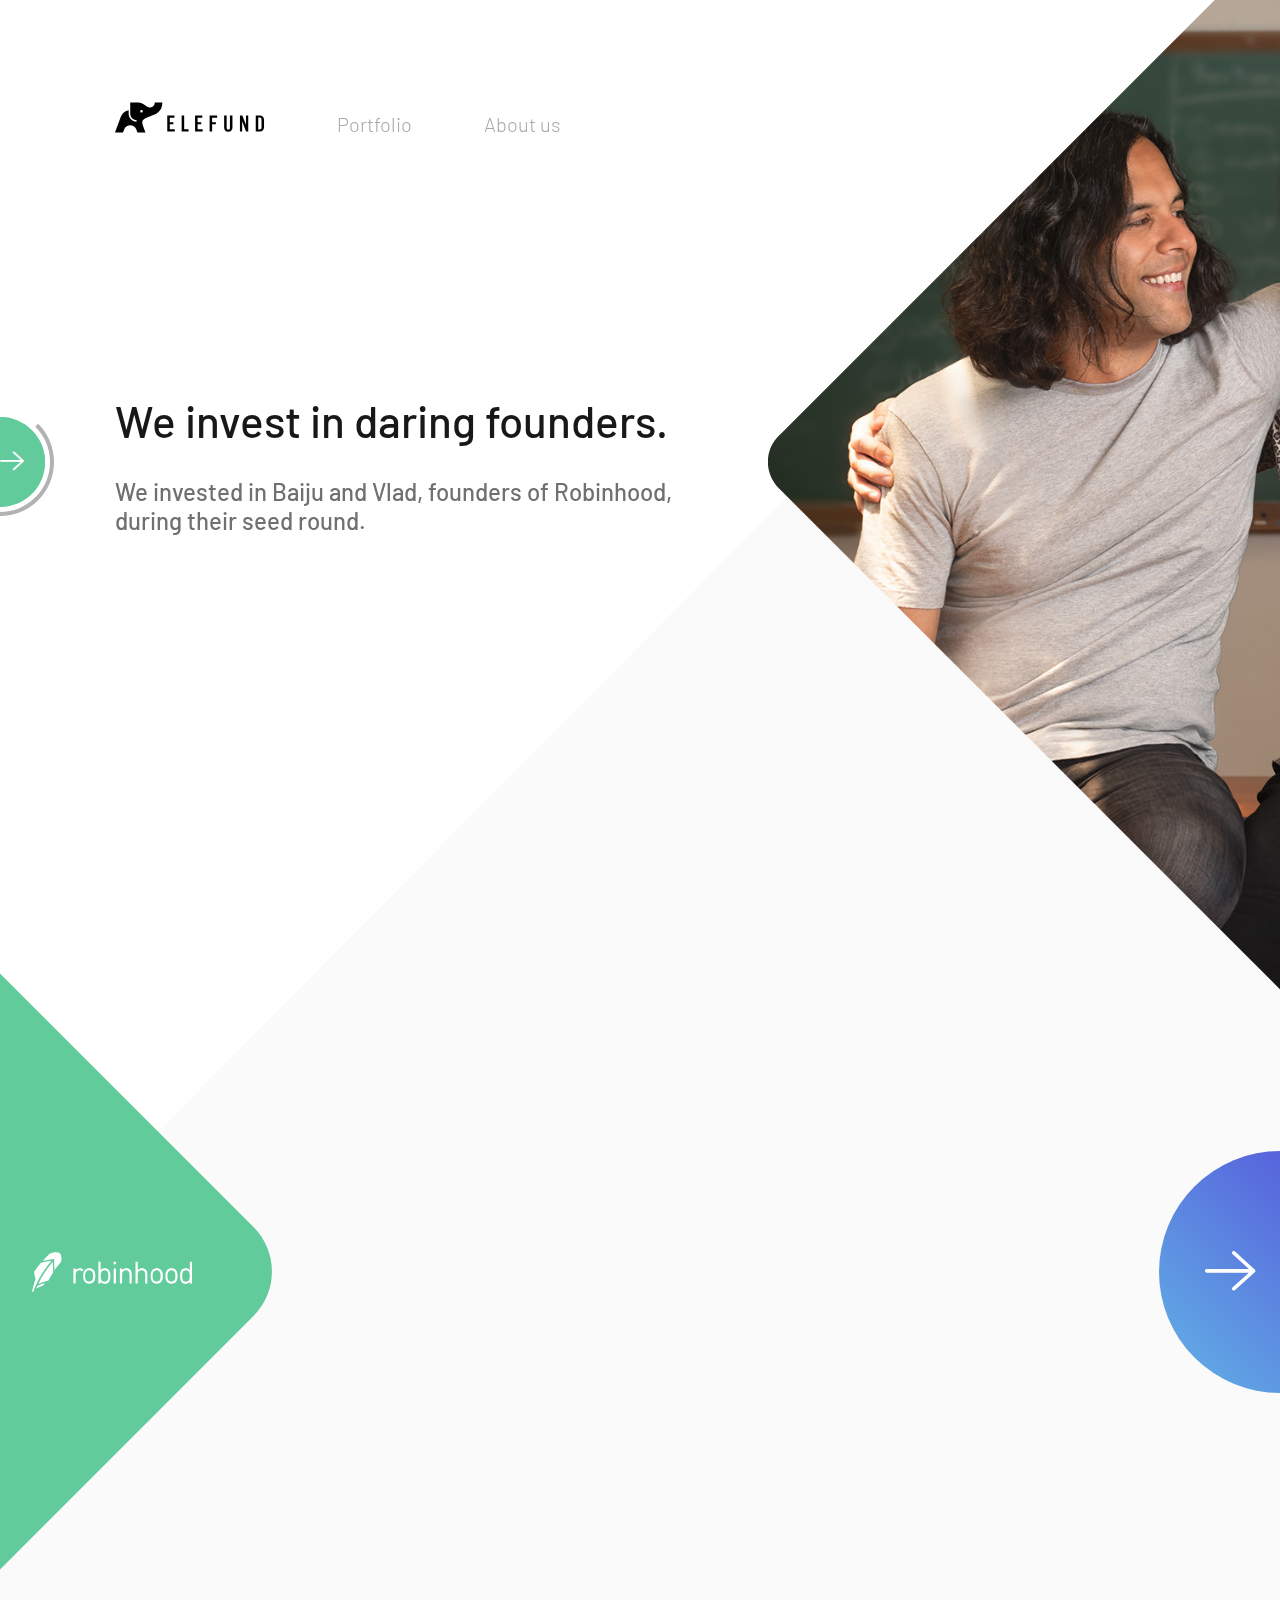
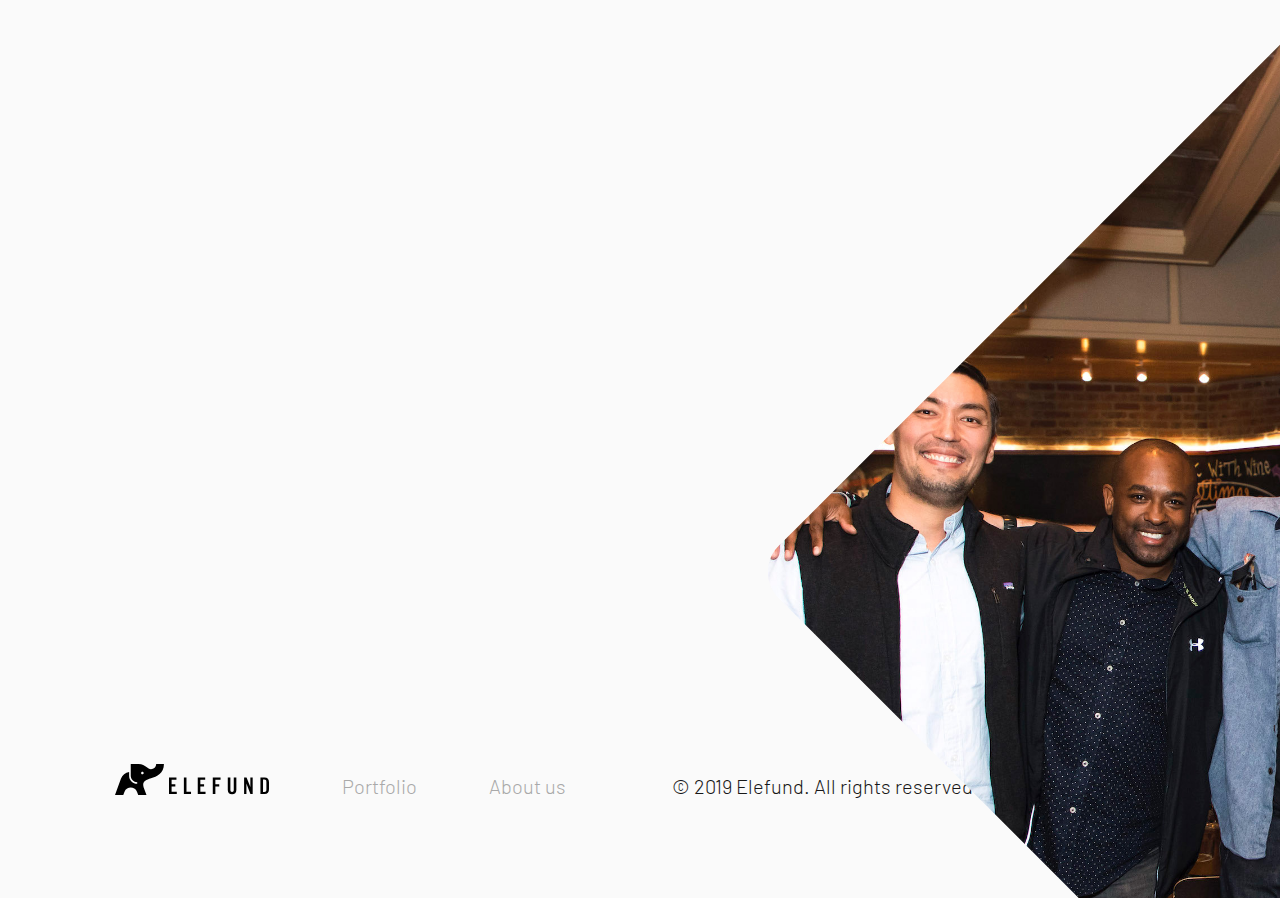
<file: index.html>
<!DOCTYPE html>
<html>
  <head>
    <title>Elefund - Home</title>
    <link href="https://fonts.googleapis.com/css?family=Barlow:300,400,500&amp;display=swap" rel="stylesheet">
    <link href="/stylesheets/styles.css" rel="stylesheet">
    <link href="/images/favicon.png" rel="shortcut icon">
    <meta charset="UTF-8">
    <meta name="viewport" content="width=device-width, initial-scale=1">
    <meta property="og:image" content="/images/share.png">
    <meta property="twitter:image" content="/images/share.png">
    <script async src="https://www.googletagmanager.com/gtag/js?id=UA-148895888-1"></script>
    <script>
      window.dataLayer = window.dataLayer || [];
      function gtag(){dataLayer.push(arguments);}
      gtag('js', new Date());
      gtag('config', 'UA-148895888-1');
    </script>
  </head>
  <body>
    <div class="overflow">
            <header class="site-header">
              <nav class="site-nav">
                <ul class="site-nav-list">
                  <li class="site-nav-item d-sm-none">
                    <button class="site-nav-link toggle-mobile-menu" type="button">
                      <div class="line"></div>
                      <div class="line"></div>
                    </button>
                  </li>
                  <li class="site-nav-item logo"><a class="site-nav-link" href="/"><img src="/images/logo-full.svg" width="150" height="32" alt="Elefund"></a></li>
                  <li class="site-nav-item d-none d-sm-block"><a class="site-nav-link" href="/portfolio">Portfolio</a></li>
                  <li class="site-nav-item d-none d-sm-block"><a class="site-nav-link" href="/about">About us</a></li>
                </ul>
              </nav>
              <div class="site-menu-mobile-backdrop d-sm-none"></div>
              <nav class="site-menu-mobile d-sm-none">
                <ul class="site-menu-mobile-list">
                  <li class="site-menu-mobile-logo"><a class="site-menu-mobile-link" href="/"><img src="/images/logo-shape.svg" width="40" height="24" alt="Elefund"></a></li>
                  <li class="site-menu-mobile-item"><a class="site-menu-mobile-link" href="/portfolio">Portfolio</a></li>
                  <li class="site-menu-mobile-item"><a class="site-menu-mobile-link" href="/about">About us</a></li>
                </ul>
                <div class="site-menu-mobile-copyright">&copy; 2019 Elefund. All rights reserved.</div>
              </nav>
            </header>
      <section class="hero-section-slider">
        <div class="hero-section-arrow-block">
          <button class="hero-section-arrow loader js-slider-next" id="slider-circle-animation" type="button" data-target="home-slider"><i class="icomoon icon-arrow-right"></i></button>
          <div class="hero-section-arrow-mover animate" id="slider-circle-mover"></div>
        </div>
        <div class="js-slider" id="home-slider">
          <div class="content-section js-slider-item">
            <div class="container">
              <div class="content-shrink-wide no-mobile-padding animated-section">
                <h1 class="animate-element">We invest in daring founders.</h1>
                <p class="lead animate-element-delay">We invested in Baiju and Vlad, founders of Robinhood, during their seed&nbsp;round.</p>
              </div>
            </div>
            <div class="content-image content-image-filler">
              <div class="img-clip">
                <div class="filler"></div><img src="/images/photos/home-hero-robinhood.jpg" width="1920" height="1272" alt="Robinhood's founders Baiju and Vlad">
              </div>
            </div>
          </div>
          <div class="content-section js-slider-item">
            <div class="container">
              <div class="content-shrink-wide no-mobile-padding">
                <h2 class="h1">We invest in daring founders.</h2>
                <p class="lead">We were the very first investor in Carta, founded by Henry&nbsp;Ward.</p>
              </div>
            </div>
            <div class="content-image content-image-filler">
              <div class="img-clip">
                <div class="filler"></div><img src="/images/photos/home-hero-carta.jpg" width="1920" height="1280" alt="Carta's founder Henry Ward">
              </div>
            </div>
          </div>
          <div class="content-section js-slider-item">
            <div class="container">
              <div class="content-shrink-wide no-mobile-padding">
                <h2 class="h1">We invest in daring founders.</h2>
                <p class="lead">We invested in Alex and Michael, founders of Calm, during their seed&nbsp;round.</p>
              </div>
            </div>
            <div class="content-image content-image-filler">
              <div class="img-clip">
                <div class="filler"></div><img src="/images/photos/home-hero-calm.jpg" width="1920" height="1536" alt="Calm's founders Alex &amp; Michael">
              </div>
            </div>
          </div>
        </div>
      </section>
      <section class="content-section home-portfolio-section page-home-portfolio">
        <div class="js-slider" id="portfolio-slider">
          <div class="js-slider-item">
            <div class="container">
              <div class="content-shrink-wide content-centered animated-section">
                <h2 class="animate-element">We’ve invested in transformational companies like Robinhood, Carta, and Calm.</h2>
                <p class="lead animate-element-delay"><a href="/portfolio">View our portfolio<i class="icomoon icomoon-pad-left icon-arrow-right"></i></a></p>
              </div>
            </div>
            <div class="logo-clip brand-robinhood"><img class="img" src="/images/brands/robinhood.svg" width="160" height="63" alt="Robinhood"></div>
          </div>
          <div class="js-slider-item">
            <div class="container">
              <div class="content-shrink-wide content-centered">
                <h2>We’ve invested in transformational companies like Robinhood, Carta, and Calm.</h2>
                <p class="lead"><a href="/portfolio">View our portfolio<i class="icomoon icomoon-pad-left icon-arrow-right"></i></a></p>
              </div>
            </div>
            <div class="logo-clip brand-carta"><img class="img" src="/images/brands/carta.svg" width="160" height="63" alt="Carta"></div>
          </div>
          <div class="js-slider-item">
            <div class="container">
              <div class="content-shrink-wide content-centered">
                <h2>We’ve invested in transformational companies like Robinhood, Carta, and Calm.</h2>
                <p class="lead"><a href="/portfolio">View our portfolio<i class="icomoon icomoon-pad-left icon-arrow-right"></i></a></p>
              </div>
            </div>
            <div class="logo-clip brand-calm"><img class="img" src="/images/brands/calm.png" width="160" height="63" alt="Calm"></div>
          </div>
        </div>
        <button class="btn-round-blue js-slider-next" type="button" data-target="portfolio-slider"><i class="icomoon icon-arrow-right"></i></button>
      </section>
    </div>
    <div class="overflow">
      <section class="content-section page-home-last">
        <div class="container">
          <div class="content-shrink animated-section">
            <h2 class="animate-element">We’re a team of world class operators and investors.</h2>
            <p class="animate-element-delay"><a class="btn" href="/about">Learn about us<i class="icomoon icomoon-pad-left icon-arrow-right"></i><img class="btn-bg" src="[data-uri]" width="328" height="68" alt=""></a></p>
          </div>
        </div>
        <div class="content-image top">
          <div class="img-clip"><img src="/images/photos/home-about.jpg" width="1200" height="1200" alt=""></div>
        </div>
      </section>
            <footer class="site-footer">
              <nav class="site-nav">
                <ul class="site-nav-list">
                  <li class="site-nav-item"><a class="site-nav-link" href="/"><img class="logo" src="/images/logo-full.svg" width="155" height="32" alt="Elefund"></a></li>
                  <li class="site-nav-item"><a class="site-nav-link" href="/portfolio">Portfolio</a></li>
                  <li class="site-nav-item"><a class="site-nav-link" href="/about">About us</a></li>
                </ul>
                <div class="copyright">&copy; 2019 Elefund. All rights reserved.</div>
              </nav>
            </footer>
            <div class="body-bg">
              <svg class="body-bg-cut" viewBox="0 0 1440 1452.05" xmlns="http://www.w3.org/2000/svg">
                <path d="m0 1452.05 1440-1452.05v1452.05z" fill="#fafafa" fill-rule="evenodd"></path>
              </svg>
              <div class="body-bg-filler"></div>
            </div>
            <div class="modal" id="modal"></div>
            <script src="/javascripts/libs.js"></script>
            <script src="/javascripts/templates.js"></script>
            <script src="/javascripts/app.js"></script>
    </div>
  </body>
</html>
</file>
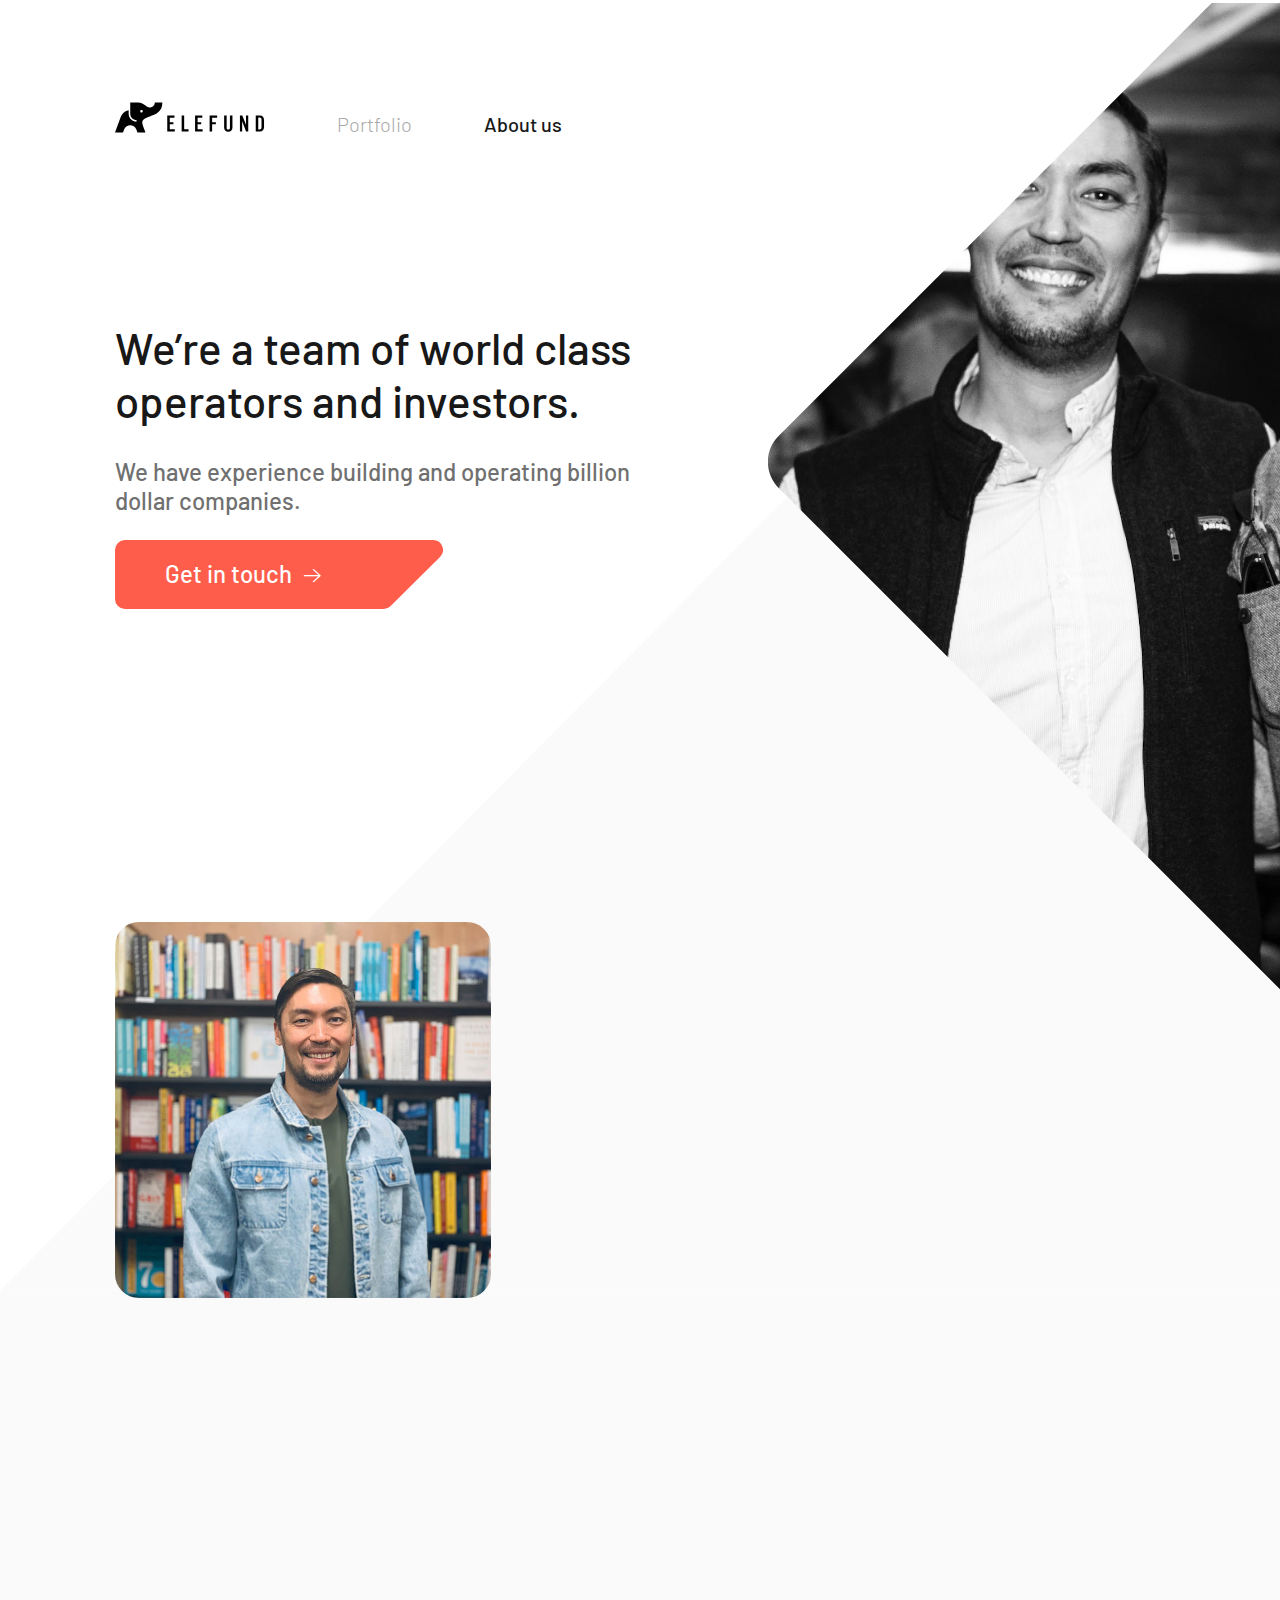
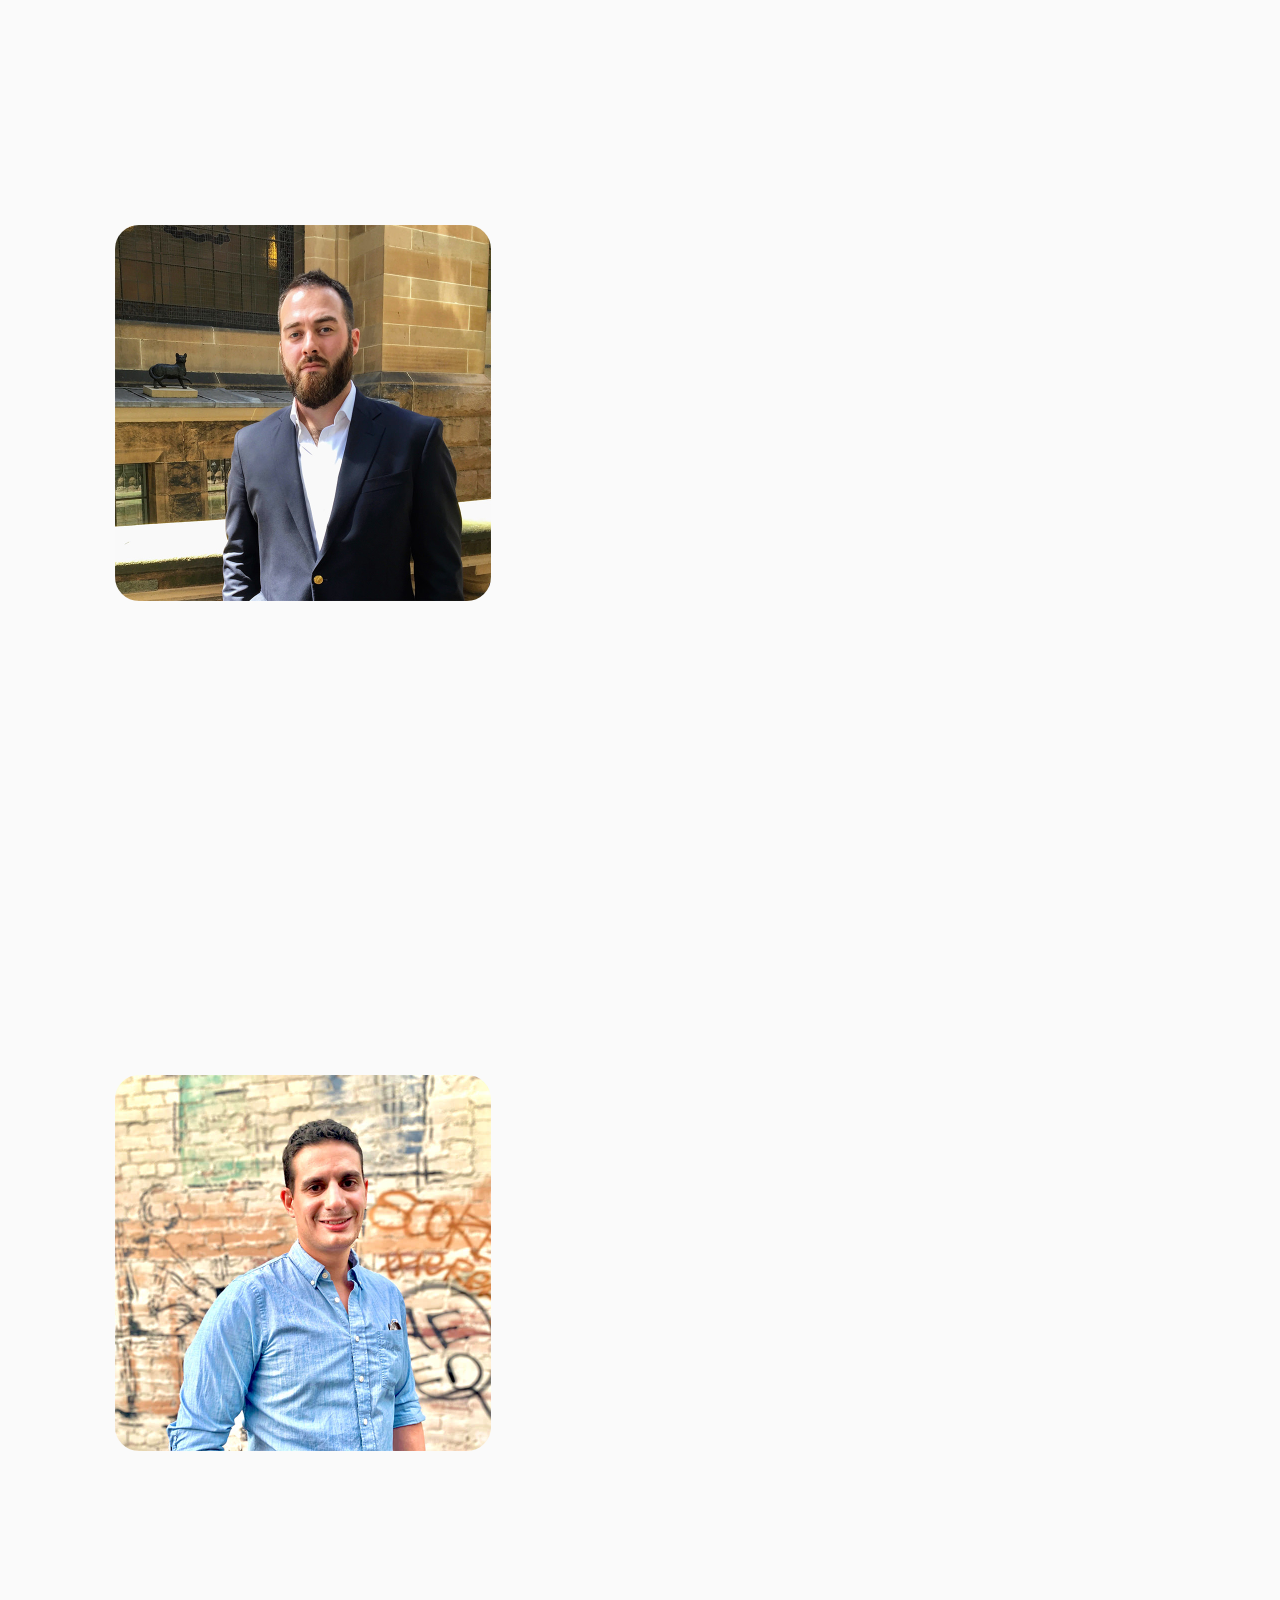
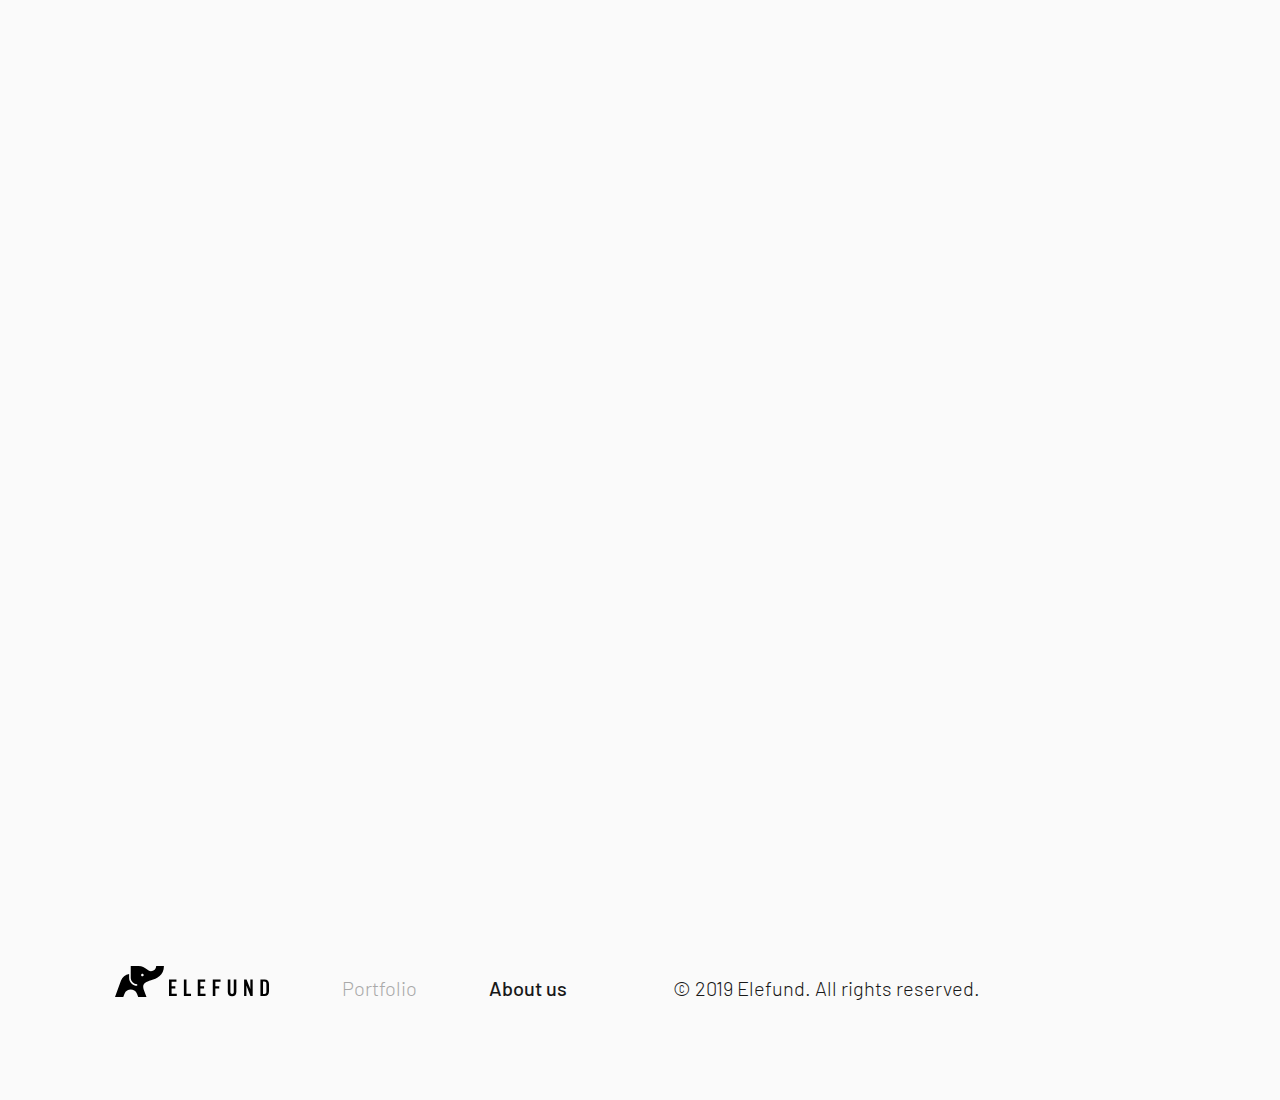
<file: about/index.html>
<!DOCTYPE html>
<html>
  <head>
    <title>Elefund - About us</title>
    <link href="https://fonts.googleapis.com/css?family=Barlow:300,400,500&amp;display=swap" rel="stylesheet">
    <link href="/stylesheets/styles.css" rel="stylesheet">
    <link href="/images/favicon.png" rel="shortcut icon">
    <meta charset="UTF-8">
    <meta name="viewport" content="width=device-width, initial-scale=1">
    <meta property="og:image" content="/images/share.png">
    <meta property="twitter:image" content="/images/share.png">
    <script async src="https://www.googletagmanager.com/gtag/js?id=UA-148895888-1"></script>
    <script>
      window.dataLayer = window.dataLayer || [];
      function gtag(){dataLayer.push(arguments);}
      gtag('js', new Date());
      gtag('config', 'UA-148895888-1');
    </script>
  </head>
  <body>
    <div class="overflow">
            <header class="site-header">
              <nav class="site-nav">
                <ul class="site-nav-list">
                  <li class="site-nav-item d-sm-none">
                    <button class="site-nav-link toggle-mobile-menu" type="button">
                      <div class="line"></div>
                      <div class="line"></div>
                    </button>
                  </li>
                  <li class="site-nav-item logo"><a class="site-nav-link" href="/"><img src="/images/logo-full.svg" width="150" height="32" alt="Elefund"></a></li>
                  <li class="site-nav-item d-none d-sm-block"><a class="site-nav-link" href="/portfolio" title="about">Portfolio</a></li>
                  <li class="site-nav-item d-none d-sm-block active"><a class="site-nav-link" href="/about">About us</a></li>
                </ul>
              </nav>
              <div class="site-menu-mobile-backdrop d-sm-none"></div>
              <nav class="site-menu-mobile d-sm-none">
                <ul class="site-menu-mobile-list">
                  <li class="site-menu-mobile-logo"><a class="site-menu-mobile-link" href="/"><img src="/images/logo-shape.svg" width="40" height="24" alt="Elefund"></a></li>
                  <li class="site-menu-mobile-item"><a class="site-menu-mobile-link" href="/portfolio">Portfolio</a></li>
                  <li class="site-menu-mobile-item"><a class="site-menu-mobile-link" href="/about">About us</a></li>
                </ul>
                <div class="site-menu-mobile-copyright">&copy; 2019 Elefund. All rights reserved.</div>
              </nav>
            </header>
      <section class="content-section hero hero-about">
        <div class="container">
          <div class="content-shrink-wide animated-section">
            <h1 class="animate-element">We’re a team of world class operators and&nbsp;investors.</h1>
            <p class="lead animate-element-delay">We have experience building and operating billion dollar companies.</p>
            <p class="animate-element-delay"><a class="btn" href="mailto:info@elefund.com">Get in touch<i class="icomoon icomoon-pad-left icon-arrow-right"></i><img class="btn-bg" src="[data-uri]" width="328" height="68" alt=""></a></p>
          </div>
        </div>
        <div class="content-image">
          <div class="img-clip"><img src="/images/photos/about-hero.jpg" width="1920" height="1280" alt=""></div>
        </div>
      </section>
      <section class="content-section team-section">
        <div class="container">
          <ul class="team-list">
            <li class="team-item"><img class="team-avatar" src="/images/photos/bio-serik.jpg" width="376" height="376" alt="Serik Kaldykulov">
              <div class="team-info animated-section">
                <div class="animate-element">
                  <h2 class="team-name">Serik Kaldykulov</h2>
                  <p class="lead team-position">Founder/Managing Partner</p>
                </div>
                <div class="separator-xs"></div>
                <div class="animate-element-delay">
                  <p class="lead team-about">Serik invests in fintech, insurtech, and subscription-based consumer companies.  He believes in businesses that create value by masterfully solving complex problems with a simple toolkit.</p>
                  <p class="lead team-about">He began his investing career as a public equities investor applying value investing principles pioneered by Benjamin Graham and David Dodd, a framework which later served as a cornerstone to Elefund’s investment approach. </p>
                  <p class="lead team-about">He founded Elefund with the support of David Mavashev.</p>
                  <p class="lead team-about">Hobbies: Hooping, Snowboarding, Reading</p>
                  <div class="separator"></div>
                  <ul class="team-links">
                    <li class="team-links-item"><a class="btn-contact btn-linkedin" href="https://www.linkedin.com/in/serikus/" target="_blank"><i class="icomoon icon-linkedin"></i></a></li>
                    <li class="team-links-item"><a class="btn-contact btn-twitter" href="https://twitter.com/serikiman" target="_blank"><i class="icomoon icon-twitter"></i></a></li>
                  </ul>
                </div>
              </div>
            </li>
            <li class="team-item"><img class="team-avatar" src="/images/photos/bio-nathan.jpg" width="376" height="376" alt="Nathan Rodland">
              <div class="team-info animated-section">
                <div class="animate-element">
                  <h2 class="team-name">Nathan Rodland</h2>
                  <p class="lead team-position">General Partner</p>
                </div>
                <div class="separator-xs"></div>
                <div class="animate-element-delay">
                  <p class="lead team-about">Nathan is a seasoned operator who has built teams across finance, HR, compliance, business development, and customer success. He partners with founders who are passionate about solving real-world problems and achieving massive scale.</p>
                  <p class="lead team-about">Nathan was the founding COO of Robinhood, which he grew to millions of customers and raised over $500M in capital. Prior to Robinhood, Nathan served as COO of Chronos Research on Wall Street.</p>
                  <p class="lead team-about">Hobbies: Sailing, Skiing, Wakesurfing</p>
                  <div class="separator"></div>
                  <ul class="team-links">
                    <li class="team-links-item"><a class="btn-contact btn-linkedin" href="https://www.linkedin.com/in/nrodland/" target="_blank"><i class="icomoon icon-linkedin"></i></a></li>
                  </ul>
                </div>
              </div>
            </li>
            <li class="team-item"><img class="team-avatar" src="/images/photos/bio-arik.jpg" width="376" height="376" alt="Arik Crissi">
              <div class="team-info animated-section">
                <div class="animate-element">
                  <h2 class="team-name">Arik Crissi</h2>
                  <p class="lead team-position">Principal</p>
                </div>
                <div class="separator-xs"></div>
                <div class="animate-element-delay">
                  <p class="lead team-about">Arik focuses on the operations of Elefund and provides guidance and consultation where needed.  He has worked with Elefund since inception and has contributed to the structure and development of the firm as it is today.  He believes we can leverage modern technology to create incentives and equity for people to participate in solving problems that have historically been ignored and undervalued. </p>
                  <p class="lead team-about">Prior to taking a full-time role at Elefund, Arik worked in ground-level positions in a variety of industries including consumer electronics, semiconductor fabrication, waste-management, conservation and more.</p>
                  <p class="lead team-about">Hobbies: Tinkering, Art and Design, Exploring</p>
                  <div class="separator"></div>
                  <ul class="team-links">
                    <li class="team-links-item"><a class="btn-contact btn-linkedin" href="https://www.linkedin.com/in/arik-crissi-079933158/" target="_blank"><i class="icomoon icon-linkedin"></i></a></li>
                    <li class="team-links-item"><a class="btn-contact btn-twitter" href="https://twitter.com/ArikCrissi" target="_blank"><i class="icomoon icon-twitter"></i></a></li>
                  </ul>
                </div>
              </div>
            </li>
          </ul>
        </div>
      </section>
      <div class="separator-lg"></div>
    </div>
    <div class="overflow">
      <section class="content-section page-about-last">
        <div class="container animated-section">
          <h2 class="animate-element">Our Philosophy</h2>
          <ol class="ol animate-element-delay">
            <li class="lead">We partner with daring founders early, and build lifelong&nbsp;relationships.</li>
            <li class="lead">We invest from the pre-seed through Series A stages of Fintech, Enterprise, and Consumer facing&nbsp;businesses.</li>
            <li class="lead">We add value to our portfolio companies through our domain expertise and recent operational&nbsp;experience. </li>
            <li class="lead">We leverage our understanding of consumer behavior and experience in finding product-market fit, and we deliver that expertise to our portfolio&nbsp;companies.</li>
            <li class="lead">We seek meaning in our work. We’re passionate about developing human capital and building a better future for generations to&nbsp;come.</li>
          </ol>
        </div>
      </section>
            <footer class="site-footer">
              <nav class="site-nav">
                <ul class="site-nav-list">
                  <li class="site-nav-item"><a class="site-nav-link" href="/"><img class="logo" src="/images/logo-full.svg" width="155" height="32" alt="Elefund"></a></li>
                  <li class="site-nav-item"><a class="site-nav-link" href="/portfolio">Portfolio</a></li>
                  <li class="site-nav-item active"><a class="site-nav-link" href="/about">About us</a></li>
                </ul>
                <div class="copyright">&copy; 2019 Elefund. All rights reserved.</div>
              </nav>
            </footer>
            <div class="body-bg">
              <svg class="body-bg-cut" viewBox="0 0 1440 1452.05" xmlns="http://www.w3.org/2000/svg">
                <path d="m0 1452.05 1440-1452.05v1452.05z" fill="#fafafa" fill-rule="evenodd"></path>
              </svg>
              <div class="body-bg-filler"></div>
            </div>
            <div class="modal" id="modal"></div>
            <script src="/javascripts/libs.js"></script>
            <script src="/javascripts/templates.js"></script>
            <script src="/javascripts/app.js"></script>
    </div>
  </body>
</html>
</file>
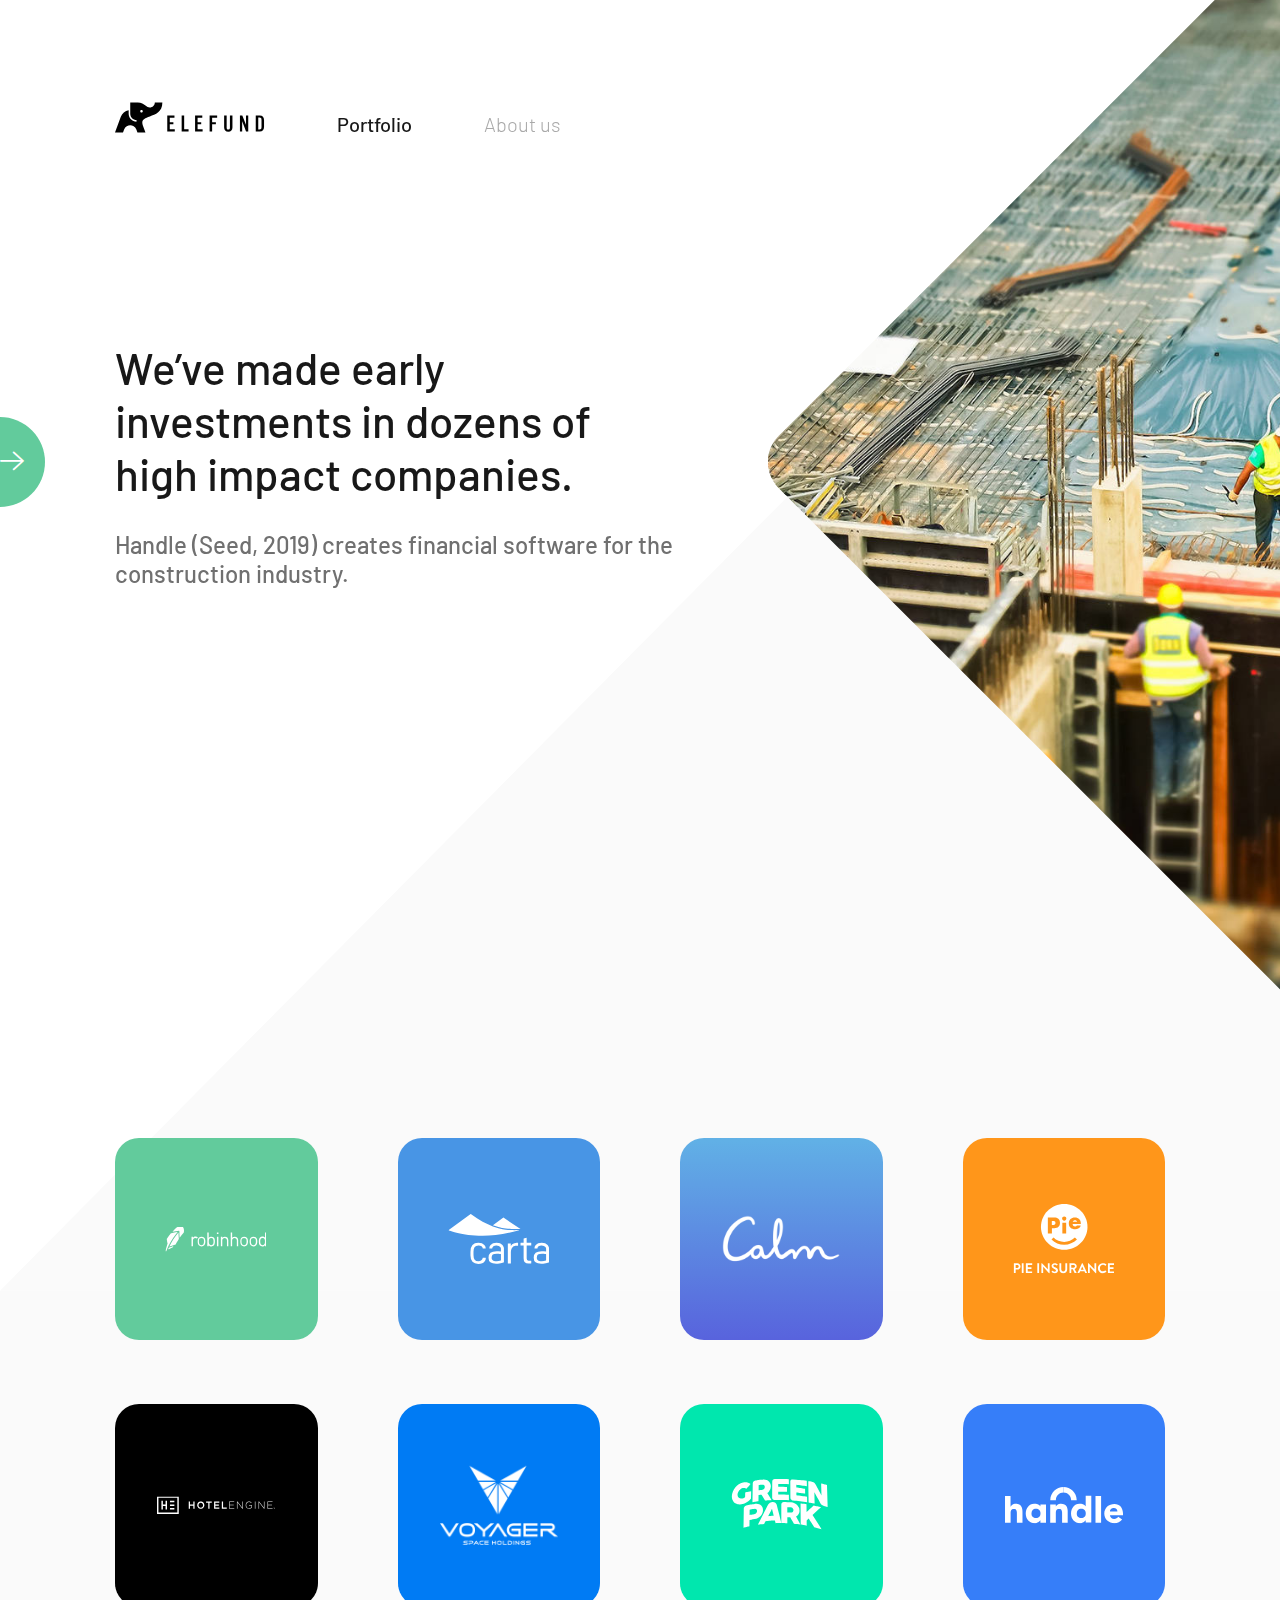
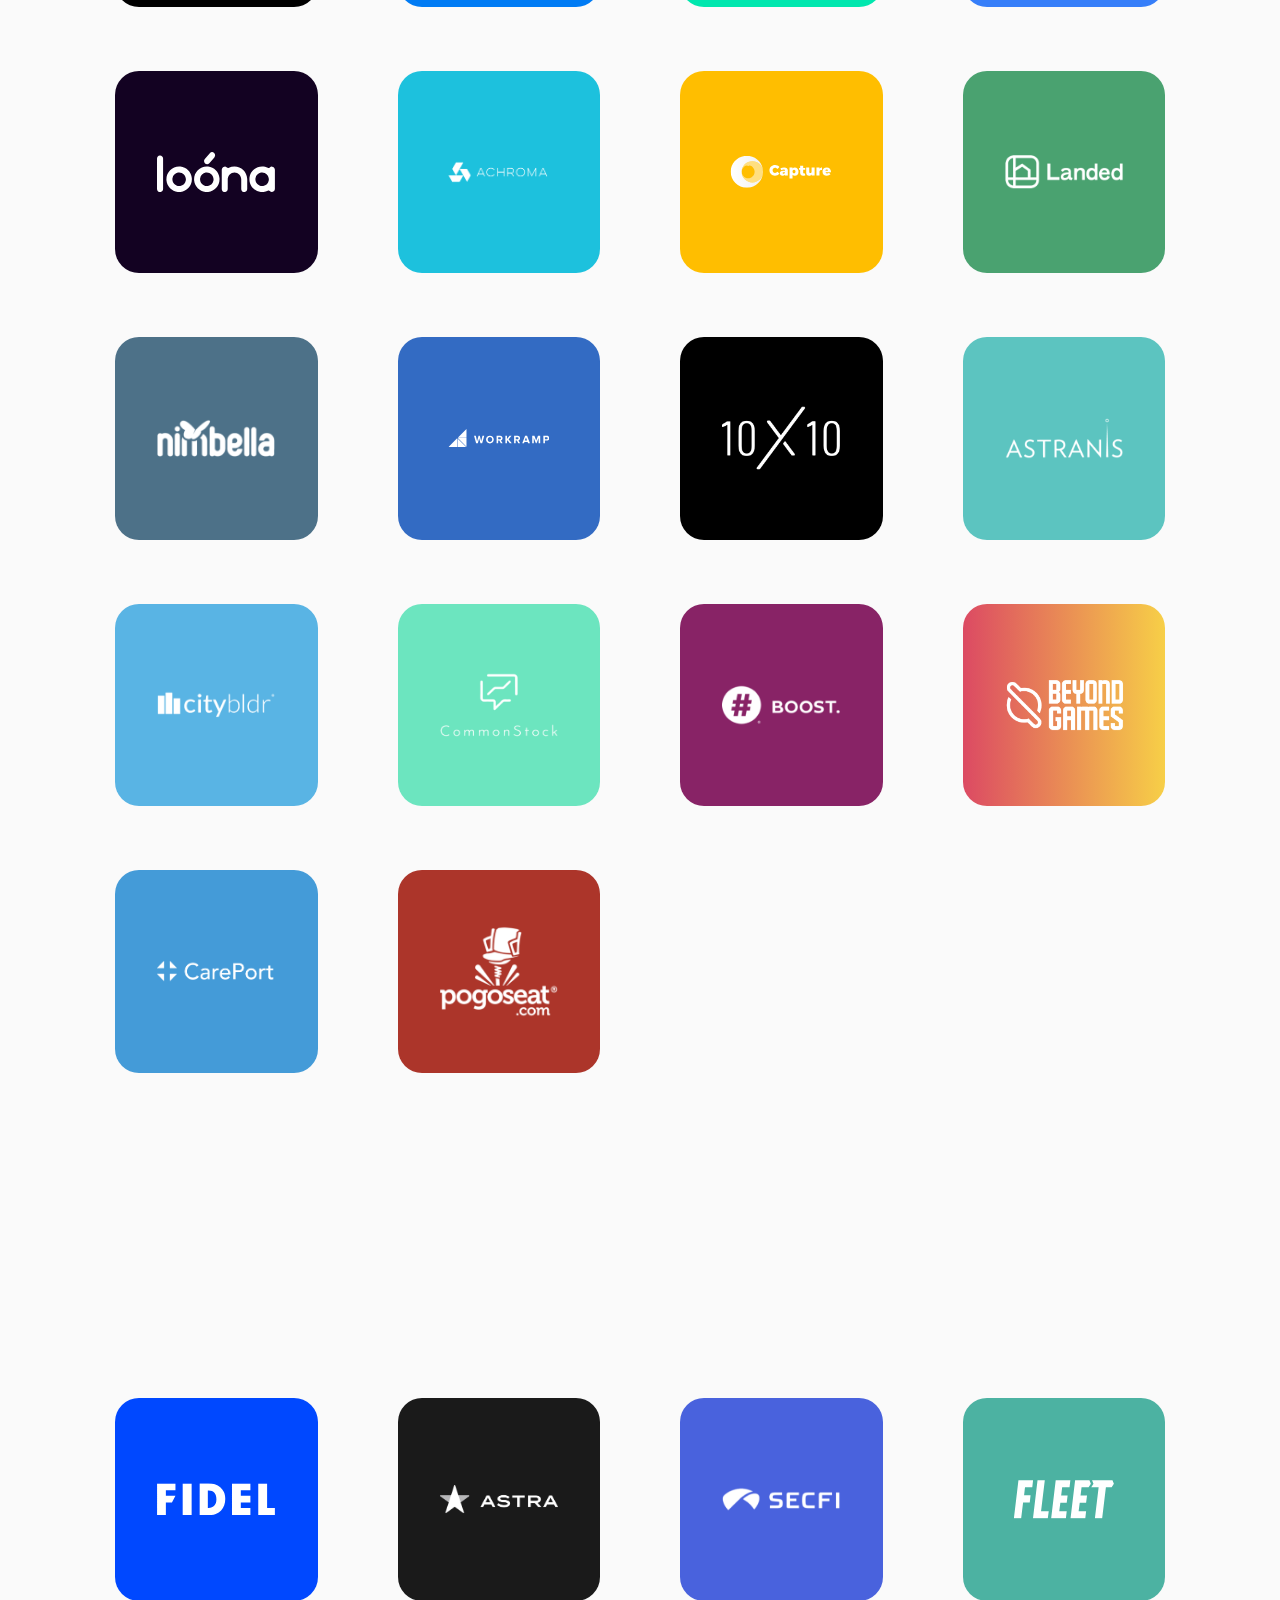
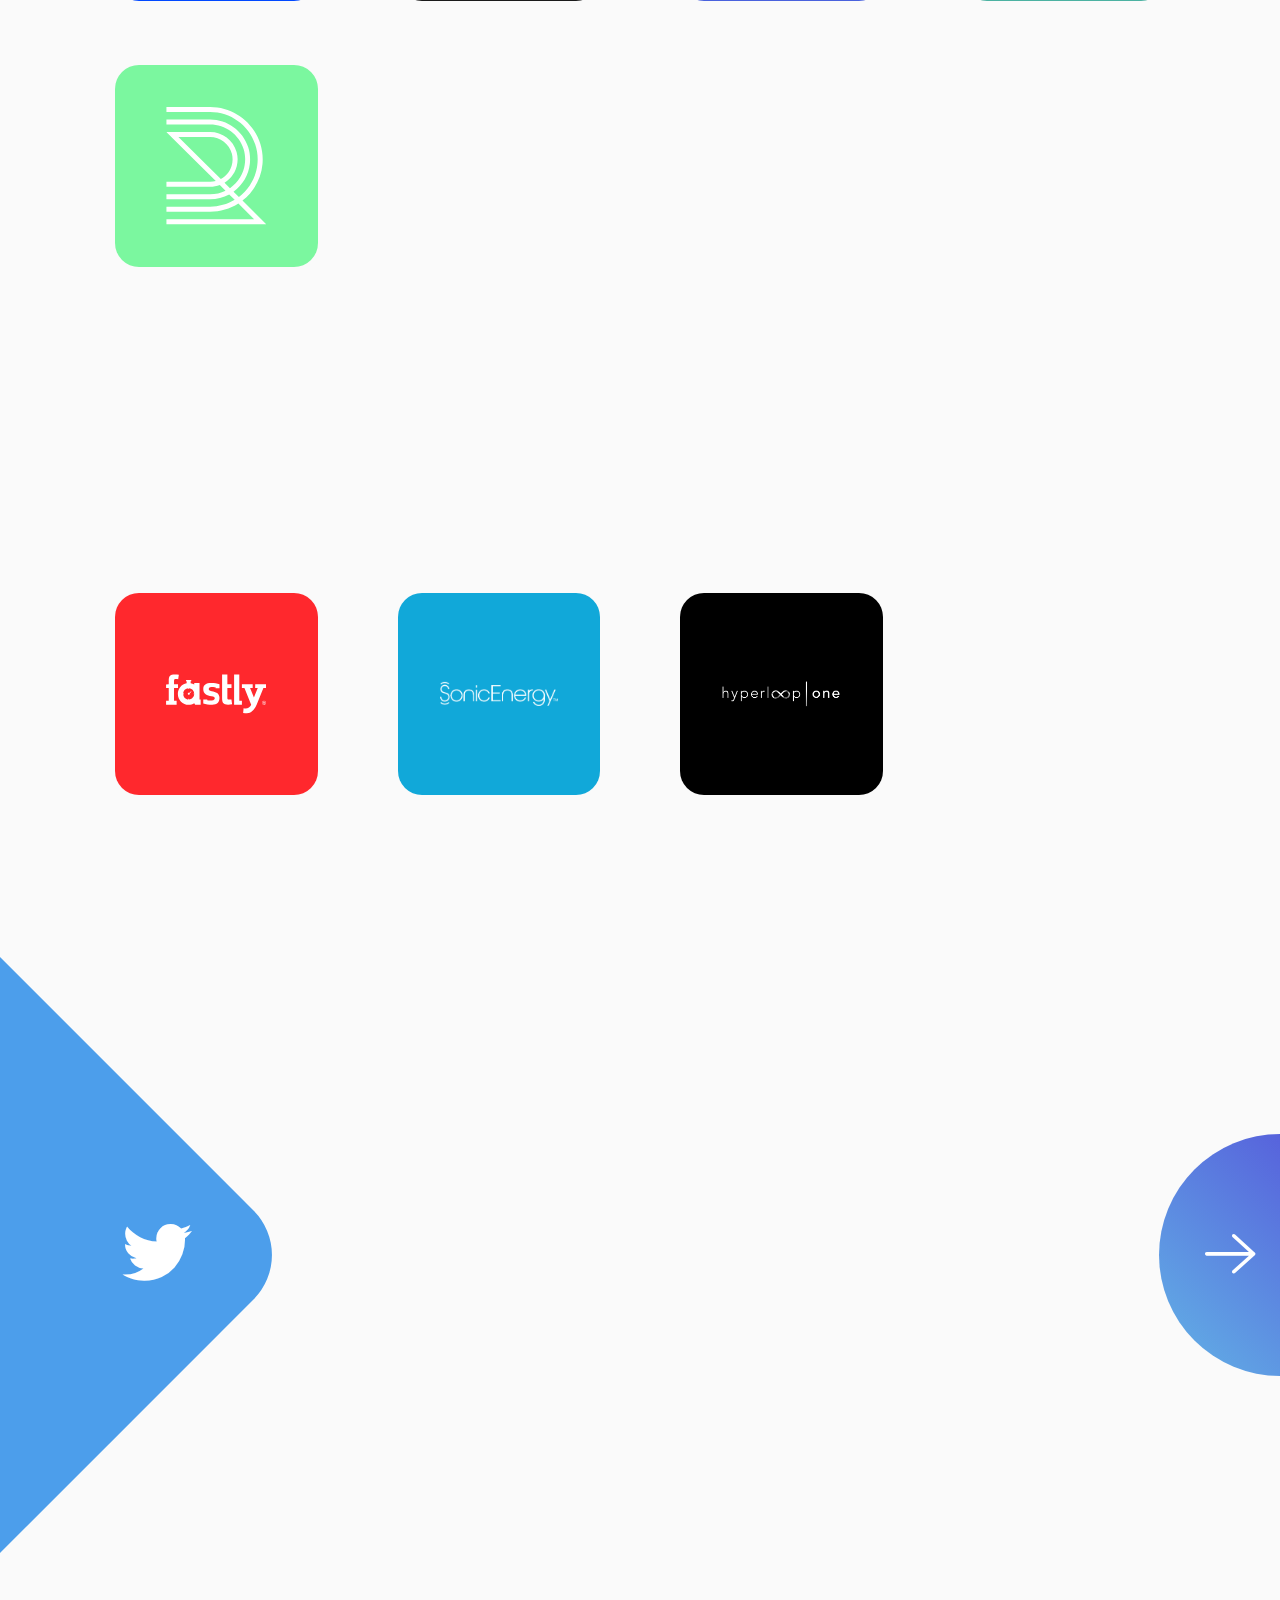
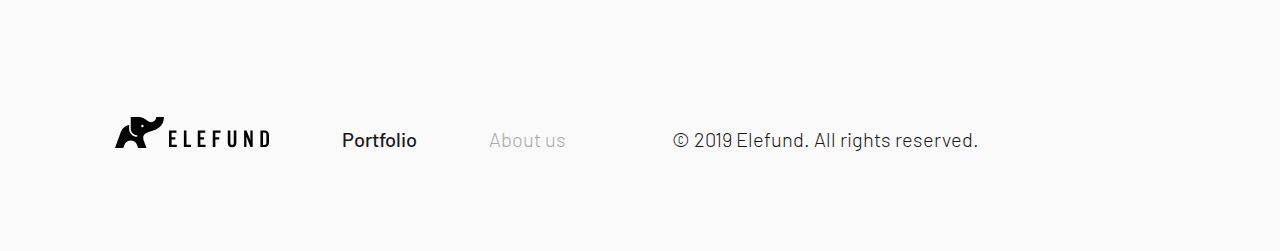
<file: portfolio/index.html>
<!DOCTYPE html>
<html>
  <head>
    <title>Elefund - Portfolio</title>
    <link href="https://fonts.googleapis.com/css?family=Barlow:300,400,500&amp;display=swap" rel="stylesheet">
    <link href="/stylesheets/styles.css" rel="stylesheet">
    <link href="/images/favicon.png" rel="shortcut icon">
    <meta charset="UTF-8">
    <meta name="viewport" content="width=device-width, initial-scale=1">
    <meta property="og:image" content="/images/share.png">
    <meta property="twitter:image" content="/images/share.png">
    <script async src="https://www.googletagmanager.com/gtag/js?id=UA-148895888-1"></script>
    <script>
      window.dataLayer = window.dataLayer || [];
      function gtag(){dataLayer.push(arguments);}
      gtag('js', new Date());
      gtag('config', 'UA-148895888-1');
    </script>
  </head>
  <body class="js-portfolio">
    <div class="overflow">
            <header class="site-header">
              <nav class="site-nav">
                <ul class="site-nav-list">
                  <li class="site-nav-item d-sm-none">
                    <button class="site-nav-link toggle-mobile-menu" type="button">
                      <div class="line"></div>
                      <div class="line"></div>
                    </button>
                  </li>
                  <li class="site-nav-item logo"><a class="site-nav-link" href="/"><img src="/images/logo-full.svg" width="150" height="32" alt="Elefund"></a></li>
                  <li class="site-nav-item d-none d-sm-block active"><a class="site-nav-link" href="/portfolio" title="portfolio">Portfolio</a></li>
                  <li class="site-nav-item d-none d-sm-block"><a class="site-nav-link" href="/about">About us</a></li>
                </ul>
              </nav>
              <div class="site-menu-mobile-backdrop d-sm-none"></div>
              <nav class="site-menu-mobile d-sm-none">
                <ul class="site-menu-mobile-list">
                  <li class="site-menu-mobile-logo"><a class="site-menu-mobile-link" href="/"><img src="/images/logo-shape.svg" width="40" height="24" alt="Elefund"></a></li>
                  <li class="site-menu-mobile-item"><a class="site-menu-mobile-link" href="/portfolio">Portfolio</a></li>
                  <li class="site-menu-mobile-item"><a class="site-menu-mobile-link" href="/about">About us</a></li>
                </ul>
                <div class="site-menu-mobile-copyright">&copy; 2019 Elefund. All rights reserved.</div>
              </nav>
            </header>
      <section class="hero-section-slider">
        <div class="hero-section-arrow-block">
          <button class="hero-section-arrow js-slider-next" id="slider-circle-animation" type="button" data-target="home-slider"><i class="icomoon icon-arrow-right"></i></button>
        </div>
        <div class="js-slider" id="home-slider">
          <div class="content-section js-slider-item">
            <div class="container">
              <div class="content-shrink-wide no-mobile-padding animated-section">
                <h1 class="animate-element">We’ve made early investments in dozens of high impact&nbsp;companies.</h1>
                <p class="lead animate-element-delay">Handle (Seed, 2019) creates financial software for the construction&nbsp;industry.</p>
              </div>
            </div>
            <div class="content-image">
              <div class="img-clip"><img src="/images/photos/portfolio-hero-handle.jpg" width="1920" height="1272" alt="Handle"></div>
            </div>
          </div>
          <div class="content-section js-slider-item">
            <div class="container">
              <div class="content-shrink-wide no-mobile-padding">
                <div class="h1">We’ve made early investments in dozens of high impact&nbsp;companies.</div>
                <p class="lead">Landed (Seed, 2018) provides financing services for essential&nbsp;professionals.</p>
              </div>
            </div>
            <div class="content-image">
              <div class="img-clip"><img src="/images/photos/portfolio-hero-landed.jpg" width="1280" height="853" alt="Landed"></div>
            </div>
          </div>
          <div class="content-section js-slider-item">
            <div class="container">
              <div class="content-shrink-wide no-mobile-padding">
                <div class="h1">We’ve made early investments in dozens of high impact&nbsp;companies.</div>
                <p class="lead">WorkRamp (Seed, 2018) is a workforce training&nbsp;platform.</p>
              </div>
            </div>
            <div class="content-image">
              <div class="img-clip"><img src="/images/photos/portfolio-hero-workramp.jpg" width="1920" height="1920" alt="WorkRamp"></div>
            </div>
          </div>
        </div>
      </section>
      <section class="content-section portfolio-section">
        <div class="container animated-section">
          <h2 class="animate-element">Seed stage</h2>
          <p class="lead animate-element-delay">We invested in these companies during or before their seed round.</p>
          <ul class="portfolio-grid" id="seed-stage"></ul>
        </div>
      </section>
      <section class="content-section next portfolio-section">
        <div class="container animated-section">
          <h2 class="animate-element">Series A</h2>
          <p class="lead animate-element-delay">We invested in these companies during their Series A.</p>
          <ul class="portfolio-grid" id="series-a-stage"></ul>
        </div>
      </section>
      <section class="content-section next portfolio-section">
        <div class="container animated-section">
          <h2 class="animate-element">Later Stage</h2>
          <p class="lead animate-element-delay">We invested in these companies after their Series A.</p>
          <ul class="portfolio-grid" id="later-stage"></ul>
        </div>
      </section>
      <section class="content-section">
        <div class="logo-clip brand-twitter"><i class="icomoon icon-twitter"></i></div>
        <div class="container">
          <div class="content-shrink-wide content-centered animated-section">
            <h2 class="animate-element">Latest Updates</h2>
            <div class="lead latest-tweet animate-element-delay" id="latest-tweet"></div>
            <p class="lead animate-element-delay"><a href="https://twitter.com/elefundvc" target="_blank">@ElefundVC</a></p>
          </div>
        </div><a class="btn-round-blue" href="https://twitter.com/elefundvc" target="_blank"><i class="icomoon icon-arrow-right"></i></a>
      </section>
            <footer class="site-footer">
              <nav class="site-nav">
                <ul class="site-nav-list">
                  <li class="site-nav-item"><a class="site-nav-link" href="/"><img class="logo" src="/images/logo-full.svg" width="155" height="32" alt="Elefund"></a></li>
                  <li class="site-nav-item active"><a class="site-nav-link" href="/portfolio">Portfolio</a></li>
                  <li class="site-nav-item"><a class="site-nav-link" href="/about">About us</a></li>
                </ul>
                <div class="copyright">&copy; 2019 Elefund. All rights reserved.</div>
              </nav>
            </footer>
            <div class="body-bg">
              <svg class="body-bg-cut" viewBox="0 0 1440 1452.05" xmlns="http://www.w3.org/2000/svg">
                <path d="m0 1452.05 1440-1452.05v1452.05z" fill="#fafafa" fill-rule="evenodd"></path>
              </svg>
              <div class="body-bg-filler"></div>
            </div>
            <div class="modal" id="modal"></div>
            <script src="/javascripts/libs.js"></script>
            <script src="/javascripts/templates.js"></script>
            <script src="/javascripts/app.js"></script>
    </div>
  </body>
</html>
</file>
<file: stylesheets/styles.css>
/*! normalize.css v8.0.1 | MIT License | github.com/necolas/normalize.css */html{line-height:1.15;-webkit-text-size-adjust:100%}body{margin:0}main{display:block}h1{font-size:2em;margin:.67em 0}hr{box-sizing:content-box;height:0;overflow:visible}pre{font-family:monospace,monospace;font-size:1em}a{background-color:transparent}abbr[title]{border-bottom:none;text-decoration:underline;-webkit-text-decoration:underline dotted;text-decoration:underline dotted}b,strong{font-weight:bolder}code,kbd,samp{font-family:monospace,monospace;font-size:1em}small{font-size:80%}sub,sup{font-size:75%;line-height:0;position:relative;vertical-align:baseline}sub{bottom:-.25em}sup{top:-.5em}img{border-style:none}button,input,optgroup,select,textarea{font-family:inherit;font-size:100%;line-height:1.15;margin:0}button,input{overflow:visible}button,select{text-transform:none}[type=button],[type=reset],[type=submit],button{-webkit-appearance:button}[type=button]::-moz-focus-inner,[type=reset]::-moz-focus-inner,[type=submit]::-moz-focus-inner,button::-moz-focus-inner{border-style:none;padding:0}[type=button]:-moz-focusring,[type=reset]:-moz-focusring,[type=submit]:-moz-focusring,button:-moz-focusring{outline:1px dotted ButtonText}fieldset{padding:.35em .75em .625em}legend{box-sizing:border-box;color:inherit;display:table;max-width:100%;padding:0;white-space:normal}progress{vertical-align:baseline}textarea{overflow:auto}[type=checkbox],[type=radio]{box-sizing:border-box;padding:0}[type=number]::-webkit-inner-spin-button,[type=number]::-webkit-outer-spin-button{height:auto}[type=search]{-webkit-appearance:textfield;outline-offset:-2px}[type=search]::-webkit-search-decoration{-webkit-appearance:none}::-webkit-file-upload-button{-webkit-appearance:button;font:inherit}details{display:block}summary{display:list-item}[hidden],template{display:none}@font-face{font-family:icomoon;src:url(/fonts/icomoon.woff2) format("woff2"),url(/fonts/icomoon.woff) format("woff");font-weight:400;font-style:normal}.icomoon{font-size:70%}.icomoon:before{font-family:icomoon!important;speak:none;font-style:normal;font-weight:400;font-variant:normal;text-transform:none;line-height:1;-webkit-font-smoothing:antialiased;-moz-osx-font-smoothing:grayscale}.icon-twitter:before{content:"\e900"}.icon-arrow-right:before{content:"\e901"}.icon-close:before{content:"\e902"}.icon-linkedin:before{content:"\e903"}.slick-slider{box-sizing:border-box;-webkit-touch-callout:none;-webkit-user-select:none;-moz-user-select:none;-ms-user-select:none;user-select:none;-ms-touch-action:pan-y;touch-action:pan-y;-webkit-tap-highlight-color:transparent}.slick-list,.slick-slider{position:relative;display:block}.slick-list{margin:0;padding:0;height:100%}.slick-list:focus{outline:none}.slick-list.dragging{cursor:pointer;cursor:hand}.slick-slider .slick-list,.slick-slider .slick-track{transform:translateZ(0)}.slick-track{position:relative;left:0;top:0;display:block;margin-left:auto;margin-right:auto;height:100%}.slick-track:after,.slick-track:before{content:"";display:table}.slick-track:after{clear:both}.slick-loading .slick-track{visibility:hidden}.slick-slide{float:left;height:100%;min-height:1px;display:none;outline:none}.slick-slide .content-section{display:-ms-flexbox!important;display:flex!important}.slick-slide.slick-loading img{display:none}.slick-slide.dragging img{pointer-events:none}.slick-initialized .slick-slide{display:-ms-flexbox;display:flex}.slick-loading .slick-slide{visibility:hidden}.slick-vertical .slick-slide{display:block;height:auto;border:1px solid transparent}.slick-arrow.slick-hidden{display:none}*,:after,:before{box-sizing:border-box}body{font:500 20px/1.2 Barlow,sans-serif;color:#181818;position:relative}@media (min-width:1200px){body{font-size:24px}}a{text-decoration:none;color:inherit}img{vertical-align:top}button{cursor:pointer;outline:none}.container{width:100%;max-width:1080px;padding:0 15px;margin-left:auto;margin-right:auto}.body-bg{position:absolute;top:0;left:0;z-index:-1;width:100%;height:100%;display:-ms-flexbox;display:flex;-ms-flex-direction:column;flex-direction:column}.body-bg-cut{width:100%;margin-top:30%}@media (min-width:768px){.body-bg-cut{margin-top:0}}.body-bg-filler{-ms-flex-positive:1;flex-grow:1;background:#fafafa}.h1,h1{font-size:20px;font-weight:500;margin-top:.7em;margin-bottom:.7em}@media (min-width:768px){.h1,h1{font-size:34px}}@media (min-width:1200px){.h1,h1{font-size:44px}}.h2,h2{font-size:20px;font-weight:500;margin-top:.7em;margin-bottom:.7em}@media (min-width:768px){.h2,h2{font-size:30px}}@media (min-width:1200px){.h2,h2{font-size:38px}}.ol li+li,.ul li+li{margin-top:20px}.lead{font-size:16px;color:#707070}.lead a:hover{text-decoration:underline}@media (min-width:768px){.lead{font-size:20px}}@media (min-width:1200px){.lead{font-size:24px}}.icomoon-pad-left{padding-left:12px}.icomoon-pad-right{padding-right:12px}.d-none{display:none!important}@media (min-width:768px){.d-sm-none{display:none!important}}@media (min-width:768px){.d-sm-block{display:block!important}}.site-header{position:relative;z-index:6}.site-footer{font-size:12px;font-weight:300}@media (max-width:767px){.site-footer{padding:0 0 0 40px}}.site-footer .site-nav{display:-ms-flexbox;display:flex;-ms-flex-align:end;align-items:flex-end}@media (max-width:767px){.site-footer .site-nav{-ms-flex-wrap:wrap;flex-wrap:wrap;font-size:12px}}@media (max-width:1199px){.site-footer .site-nav{-ms-flex-wrap:wrap;flex-wrap:wrap;font-size:14px;margin-bottom:40px}}.site-footer .copyright{margin-top:15px}@media (max-width:991px){.site-footer .copyright{width:100%}}@media (min-width:992px){.site-footer .copyright{margin-top:0;margin-left:72px}}@media (min-width:1200px){.site-footer .copyright{margin-top:0;margin-left:106px}}@media (max-width:991px){.site-footer .logo{width:75px;height:16px}}.site-nav{font-weight:300;font-size:20px;line-height:1;margin:20px 0}@media (min-width:768px){.site-nav{margin:102px 0 102px 115px}}@media (min-width:768px) and (max-height:700px){.site-nav{margin:30px 0 174px 115px}}.site-nav-list{list-style:none;margin:0;padding:0;display:-ms-flexbox;display:flex;-ms-flex-align:end;align-items:flex-end}.site-nav-item+.site-nav-item{margin-left:10px}@media (min-width:768px){.site-nav-item+.site-nav-item{margin-left:72px}}@media (min-width:768px){.site-nav-item.logo{margin-left:0}}.site-nav-item.active .site-nav-link{color:#181818;font-weight:500;text-decoration:none}.site-nav-link{color:#a9a9a9;text-decoration:none}.site-nav-link:hover{text-decoration:underline}.toggle-mobile-menu{padding:10px 16px 10px 0;background:transparent;border:0}.toggle-mobile-menu .line{background:#000;width:16px;height:2px;margin:4px 0}.is-mobile-menu-active{overflow:hidden}.is-mobile-menu-active .site-menu-mobile{display:-ms-flexbox;display:flex;transform:translateX(0)}.is-mobile-menu-active .site-menu-mobile-backdrop{display:block}.site-menu-mobile{display:none;position:fixed;top:0;left:0;width:80%;height:100%;background:#1b1b1b;font-size:15px;text-align:center;display:-ms-flexbox;display:flex;-ms-flex-direction:column;flex-direction:column;color:#fff;z-index:7;padding:36px 0 60px;transform:translateX(-100%);transition:transform .1s linear}.site-menu-mobile-list{list-style:none;padding:0;margin:0;-ms-flex-positive:1;flex-grow:1}.site-menu-mobile-logo{margin-bottom:22px}.site-menu-mobile-link{color:#fff;display:block;padding:15px 30px}.site-menu-mobile-link.is-active{background:#141414}.site-menu-mobile-copyright{font-size:11px}.site-menu-mobile-backdrop{z-index:5;position:fixed;top:0;left:0;width:100%;height:100%;display:none}@keyframes a{0%{width:0}80%{width:0}to{width:120vh}}.content-section{height:440px;min-height:55vh;position:relative;display:-ms-flexbox;display:flex;-ms-flex-direction:column;flex-direction:column;-ms-flex-pack:center;justify-content:center;padding:0 25px}@media (min-width:768px){.content-section{min-height:80vh;padding:100px}}@media (min-width:992px){.content-section{min-height:100vh;margin-bottom:-10vh}}.content-section.next{min-height:0}@media (max-width:767px){.content-section.next{padding-top:60px}}@media (max-width:767px){.content-section.hero{min-height:calc(100vh - 76px);padding-top:240px;padding-bottom:0}.content-section.hero .container{position:relative;z-index:2}}@media (min-width:768px){.content-section.hero{margin-top:-224px}}@media (min-width:992px){.content-section.hero-about{min-height:100vh}}@media (min-width:1200px){.content-section.hero-about .img-clip img{margin-top:9vh;height:94%}}@media (max-width:991px){.content-section.page-home-portfolio{padding-top:0;padding-bottom:0;min-height:40vh}}.content-section.page-home-last{min-height:80vh}@media (max-width:767px){.content-section.page-home-last{min-height:40vh;-ms-flex-pack:start;justify-content:flex-start;margin:15vh 0}.content-section.page-home-last .content-image{top:6vh}}@media (max-width:991px){.content-section.page-home-last{padding-top:0}}@media (min-width:1200px){.content-section.page-home-last .content-image img{object-position:25% top}}.content-section.page-home-last .container{z-index:2}.content-section.portfolio-section,.content-section.team-section{height:auto}.content-section.page-about-last{min-height:80vh}.content-section.page-about-last ol{padding-left:1em}@media (max-width:991px){.content-section.slick-slide{padding-bottom:0}}.content-shrink{max-width:70%}@media (min-width:768px){.content-shrink{max-width:60%}}@media (min-width:992px){.content-shrink{max-width:38%}}.content-shrink-wide{max-width:54%}@media (max-width:450px){.content-shrink-wide{max-width:68%;padding-left:10%}}@media (max-width:991px){.content-shrink-wide{padding-left:15%}}.content-shrink-wide.no-mobile-padding{padding-left:0}.content-image{position:absolute;top:-23%;left:54%;width:90%;z-index:1}.content-image:before{content:"";display:block;padding-bottom:100%}@media (min-width:768px){.content-image{top:-25vh;left:60%;width:120vh}}@media (max-width:991px){.content-image{min-width:80vw}}@media (min-width:992px){.content-image{top:-10vh}}.content-image img{display:block;position:absolute;top:0;left:0;width:100%;height:100%;object-fit:cover;object-position:center}.content-image.top{top:0}.content-image.left{left:auto;right:60%}.content-image-filler{z-index:2}.content-image-filler .filler{display:none;visibility:hidden;width:0;background:transparent;border-radius:50%;transform:translateY(-50%);position:absolute;top:50%;left:0;transition:width .5s ease-in;z-index:2}.content-image-filler .filler:before{content:"";display:block;padding-bottom:100%}.content-image-filler .filler.animate{background:#62cb9c;visibility:visible;animation:a 5s ease-in forwards 1}@media (min-width:768px){.content-image-filler .filler{display:block}}.content-centered{margin-left:auto;margin-right:auto}.btn{color:#fff;width:328px;padding:20px 50px;display:inline-block;vertical-align:top;position:relative}@media (max-width:767px){.btn{font-size:16px;width:216px;padding:13px 26px}}.btn:hover .btn-bg{filter:drop-shadow(0 16px 32px rgba(0,0,0,.4))}.btn-bg{position:absolute;top:0;left:0;width:100%;height:100%;object-fit:contain;z-index:-1;transition:filter .2s ease-in}.btn-round-blue{position:absolute;top:50%;right:0;padding:0 0 0 10px;width:48px;height:96px;background-image:linear-gradient(225deg,#5763dc,#62b4e6);display:-ms-flexbox;display:flex;-ms-flex-direction:column;flex-direction:column;-ms-flex-align:center;align-items:center;-ms-flex-pack:center;justify-content:center;color:#fff;font-size:30px;line-height:1;border:0;border-radius:48px 0 0 48px;cursor:pointer;transform:translateY(-50%);transition:box-shadow .2s ease-in-out}.btn-round-blue:hover{box-shadow:0 16px 32px 0 rgba(0,0,0,.4)}@media (min-width:992px){.btn-round-blue{width:121px;height:242px;border-radius:121px 0 0 121px;font-size:72px;padding:0 0 0 20px}}.btn-contact{width:36px;height:36px;font-size:20px;line-height:36px;border-radius:7px;text-align:center;display:block;color:#fff;transition:box-shadow .2s ease-in-out}.btn-contact:hover{box-shadow:0 16px 32px 0 rgba(0,0,0,.4)}.btn-contact .icomoon{vertical-align:top}@media (min-width:768px){.btn-contact{width:60px;height:60px;line-height:60px;font-size:40px}}.btn-linkedin{background:#0077b5}.btn-twitter{background:#00acee}.overflow{overflow:hidden}.separator-xs{height:5px}.separator-sm{height:10px}.separator{height:20px}.separator-md{height:30px}.separator-lg{height:40px}.is-modal-active{overflow:hidden}.is-modal-active .modal{display:block}.modal{display:none;position:fixed;z-index:10}.modal,.modal-backdrop{top:0;left:0;width:100%;height:100%}.modal-backdrop{position:absolute;z-index:11;background:rgba(0,0,0,.75)}.modal-container{position:absolute;z-index:12;top:50%;left:50%;width:805px;max-width:calc(100% - 40px);max-height:calc(100% - 40px);padding:20px;background:#fff;border-radius:24px;transform:translate(-50%,-50%);display:-ms-flexbox;display:flex}@media (max-width:767px){.modal-container{font-size:16px}}@media (min-width:768px){.modal-container{padding:70px 77px}}.modal-close{position:absolute;top:15px;right:15px;background:transparent;border:0;box-shadow:none;cursor:pointer;font-size:18px;padding:10px}@media (min-width:768px){.modal-close{top:37px;right:37px;font-size:24px}}.modal-body{max-height:100%;overflow:auto}.company-head,.company-logo{display:-ms-flexbox;display:flex;-ms-flex-align:center;align-items:center}.company-logo{width:100px;height:100px;-ms-flex-pack:center;justify-content:center;border-radius:24px}.company-logo .img{max-width:70%;max-height:70%}@media (min-width:768px){.company-logo{width:208px;height:208px}}.company-info{padding-left:30px}@media (min-width:768px){.company-info{padding-left:84px}}.company-info .lead{margin-top:14px;margin-bottom:0}.company-name{margin:0}.company-body{color:#707070;margin-top:34px;margin-bottom:46px}@media (min-width:768px){.company-body{margin-top:68px;margin-bottom:95px}}.company-footer{text-align:right}.company-footer a:hover{text-decoration:underline}.company-footer a+a{margin-left:30px}.img-clip{position:absolute;top:0;left:0;width:100%;height:100%;-webkit-mask-image:url([data-uri]);mask-image:url([data-uri]);-webkit-mask-repeat:no-repeat;mask-repeat:no-repeat;-webkit-mask-size:auto 100%;mask-size:auto 100%;-webkit-mask-position:center;mask-position:center}.logo-clip{z-index:1;position:absolute;top:50%;left:-5%;transform:translate(-50%,-50%);width:40vw;font-size:100px;color:#fff;display:-ms-flexbox;display:flex;-ms-flex-align:center;align-items:center;-ms-flex-pack:end;justify-content:flex-end}.logo-clip:before{content:"";display:block;width:100%;padding-bottom:100%;border-radius:63px;position:absolute;top:50%;left:50%;transform:translate(-50%,-50%) rotate(-45deg)}@media (max-width:1199px){.logo-clip{font-size:62px}.logo-clip:before{width:100%;padding-bottom:100%;transform:translate(-50%,-50%) rotate(-45deg);border-radius:40px}.logo-clip .img{width:auto;height:40px}}@media (min-width:992px) and (max-width:1199px){.logo-clip:before{transform:translate(-56%,-50%) rotate(-45deg)}.logo-clip .img{min-width:120px;height:30px;object-fit:contain;object-position:center}}@media (max-width:767px){.logo-clip:before{border-radius:20px}.logo-clip .img{height:16px;left:4vw}}.logo-clip.brand-robinhood:before{background:#62cb9c}.logo-clip.brand-carta:before{background:#4895e5}.logo-clip.brand-calm:before{background-image:linear-gradient(180deg,#5863dd,#61b1e6)}.logo-clip.brand-twitter:before{background:#4c9eeb}.logo-clip .icomoon,.logo-clip .img{position:relative;z-index:2}@keyframes b{0%{transform:rotate(135deg)}to{transform:rotate(315deg)}}@keyframes c{0%{left:0;transform:translate(-50%,-50%)}80%{left:0;transform:translate(-50%,-50%)}to{left:60.6vw;transform:translateY(-50%)}}@media (min-width:992px){@keyframes c{0%{left:0;transform:translate(-50%,-50%)}80%{left:0;transform:translate(-50%,-50%)}to{left:60.45vw;transform:translateY(-50%)}}}.hero-section-arrow{width:48px;height:48px;background:#62cb9c;color:#fff;font-size:16px;border:0;transform:translateX(-50%);border-radius:0 50% 50% 0;padding-left:28px;display:-ms-flexbox;display:flex;-ms-flex-direction:column;flex-direction:column;-ms-flex-pack:center;justify-content:center;-ms-flex-align:start;align-items:flex-start;position:relative;z-index:4}@media (min-width:768px){.hero-section-arrow{width:90px;height:90px;font-size:34px;padding-left:45px}.hero-section-arrow.loader:before{content:"";display:block;width:108px;height:108px;border:4px solid #b2b2b2;border-color:transparent #b2b2b2 #b2b2b2 transparent;position:absolute;top:-9px;left:-9px;border-radius:50%;visibility:hidden}.hero-section-arrow.loader.animate:before{visibility:visible;animation:b 3.3s ease-in forwards}}.hero-section-arrow-block{position:absolute;height:31%;top:0;left:0;display:-ms-flexbox;display:flex;-ms-flex-direction:column;flex-direction:column;-ms-flex-pack:center;justify-content:center}@media (min-width:768px){.hero-section-arrow-block{height:69vh;min-height:465px}}@media (min-width:992px){.hero-section-arrow-block{height:100vh}}.hero-section-arrow-mover{display:none}@media (min-width:768px){.hero-section-arrow-mover{width:90px;height:90px;background:#62cb9c;display:block;z-index:3;border-radius:50%;position:absolute;top:50%;transform:translate(-50%,-50%);visibility:hidden}.hero-section-arrow-mover.animate{visibility:visible;animation:c 4.15s ease-in forwards}}.hero-section-slider{position:relative}@media (max-width:767px){.hero-section-slider{padding-bottom:0}}@media (min-width:768px){.hero-section-slider{margin-top:-224px}}.portfolio-grid{display:-ms-flexbox;display:flex;-ms-flex-wrap:wrap;flex-wrap:wrap;-ms-flex-align:stretch;align-items:stretch;margin:0 -10px;padding:0;list-style:none}@media (min-width:1200px){.portfolio-grid{margin:0 -40px}}.portfolio-item{padding:20px 10px 0;width:50%}@media (min-width:768px){.portfolio-item{width:25%}}@media (min-width:1200px){.portfolio-item{padding:64px 40px 0}}.portfolio-link{background:#fff;display:-ms-flexbox;display:flex;-ms-flex-direction:column;flex-direction:column;-ms-flex-pack:center;justify-content:center;-ms-flex-align:center;align-items:center;padding-bottom:100%;position:relative;border-radius:24px;transition:box-shadow .2s linear}.portfolio-link:hover{box-shadow:0 16px 32px rgba(0,0,0,.4)}.portfolio-image{max-width:90px;max-height:90px;position:absolute;top:50%;left:50%;transform:translate(-50%,-50%)}@media (min-width:992px){.portfolio-image{max-width:118px;max-height:118px}}.brand-calm{background-image:linear-gradient(0,#5863dd,#61b1e6)}.brand-robinhood{background:#62cb9c}.brand-carta{background:#4895e5}.brand-citybldr{background:#59b4e4}.brand-boost{background:#882366}.brand-pie-insurance{background:#ff961a}.brand-commonstock{background:#6ce5bf}.brand-nimbella{background:#4d7188}.brand-workramp{background:#336bc3}.brand-secfi{background:#4962dd}.brand-capture-technologies{background:#ffbe00}.brand-landed{background:#4aa270}.brand-beyond-games{background-image:linear-gradient(90deg,#dc4a63,#f7cf47)}.brand-pogoseat{background:#ac352a}.brand-astranis{background:#5cc4c0}.brand-fleet{background:#4cb2a2}.brand-radar{background:#7bf79f}.brand-hyperloop-one{background:#000}.brand-sonic-energy{background:#11a8d9}.brand-fastly{background:#ff282d}.brand-loona{background:#130222}.brand-achroma{background:#1dc1dd}.brand-10by10,.brand-hotel-engine{background:#000}.brand-careport-health{background:#449bd8}.brand-handle{background:#367ef9}.brand-fidel{background:#0048ff}.brand-greenpark{background:#00e7ae}.brand-astra{background:#1a1a1a}.brand-voyager{background:#007bf4}.team-list{list-style:none;margin:0;padding:0}.team-item+.team-item{margin-top:135px}@media (min-width:768px){.team-item{display:-ms-flexbox;display:flex;-ms-flex-align:start;align-items:flex-start}.team-item+.team-item{margin-top:256px}}.team-avatar{border-radius:24px;-ms-flex-negative:0;flex-shrink:0}@media (max-width:767px){.team-avatar{width:128px;height:128px;border-radius:10px;margin-bottom:20px}}@media (max-width:1199px){.team-avatar{width:160px;height:160px;border-radius:14px}}@media (min-width:768px){.team-info{padding-left:36px}}@media (min-width:1200px){.team-info{padding-left:86px}}.team-position{color:#181818}.team-links{list-style:none;margin:0;padding:0;display:-ms-flexbox;display:flex}.team-links-item{margin-right:20px}@media (max-width:767px){.team-links-item{margin-right:10px}}.team-name{margin-top:0}.latest-tweet ul{padding:0;list-style:none}.js-slider>.js-slider-item:not(:first-child),.latest-tweet .interact{display:none}@media (min-width:768px){.animate-element,.animate-element-delay{opacity:0;transform:translateY(40px);transition:opacity .4s ease-out,transform .4s ease-out}.animate-element-delay.enter,.animate-element.enter{opacity:1;transform:translateY(0)}.animate-element-delay{transition-delay:.1s}}.home-portfolio-section{padding-left:0;padding-right:0}@media (max-width:767px){.content-section.hero-about{min-height:calc(59vh - 76px);padding-top:0}.content-section.hero-about .content-shrink-wide{padding-left:0}.content-section.hero-about .content-image{top:-25%}}
</file>
